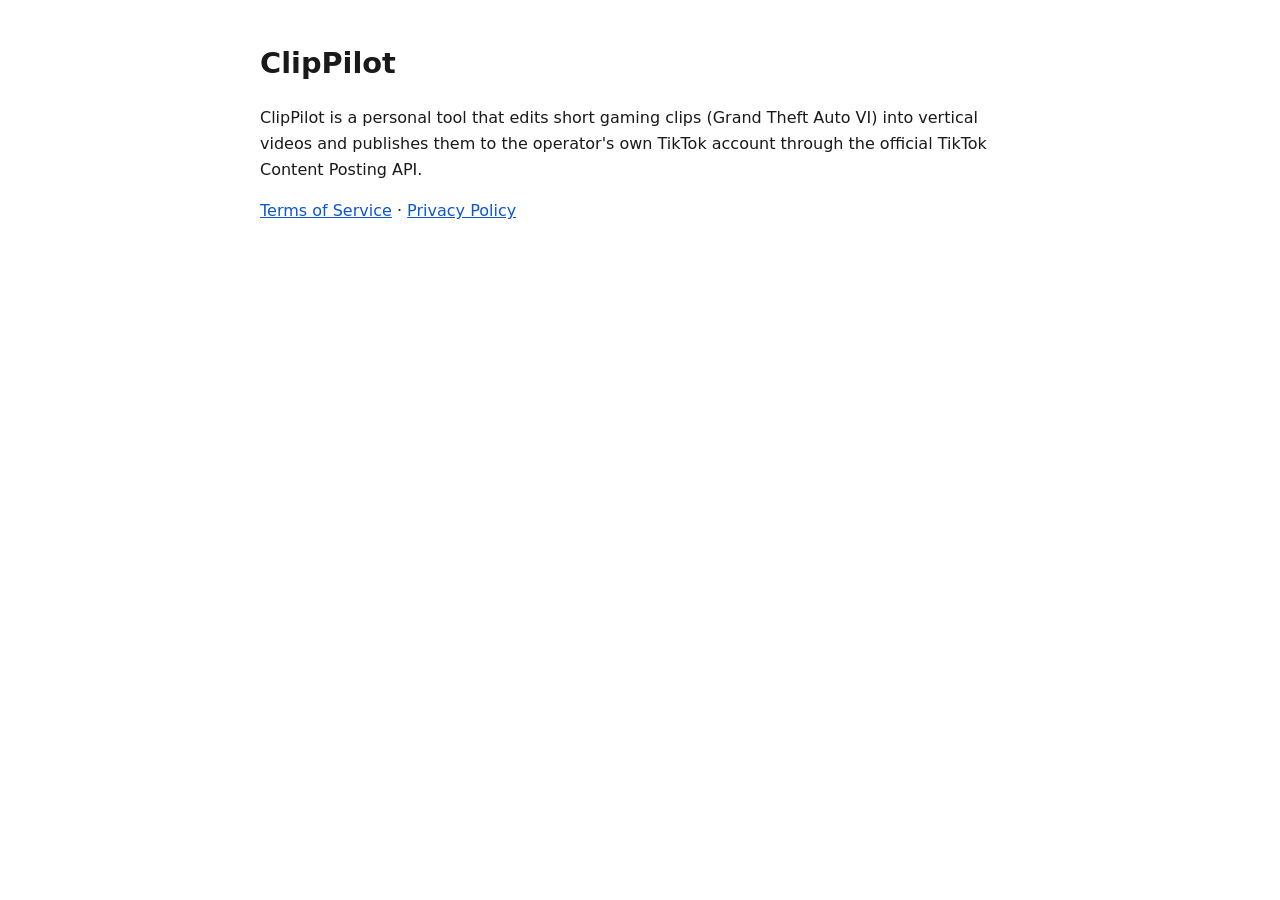
<file: index.html>
<!doctype html><html lang="en"><head><meta charset="utf-8"><meta name="viewport" content="width=device-width,initial-scale=1">
<title>ClipPilot</title><link rel="stylesheet" href="_style.css"></head><body>
<h1>ClipPilot</h1>
<p>ClipPilot is a personal tool that edits short gaming clips (Grand Theft Auto VI) into vertical videos and publishes them to the operator's own TikTok account through the official TikTok Content Posting API.</p>
<p><a href="terms.html">Terms of Service</a> · <a href="privacy.html">Privacy Policy</a></p>
</body></html>
</file>
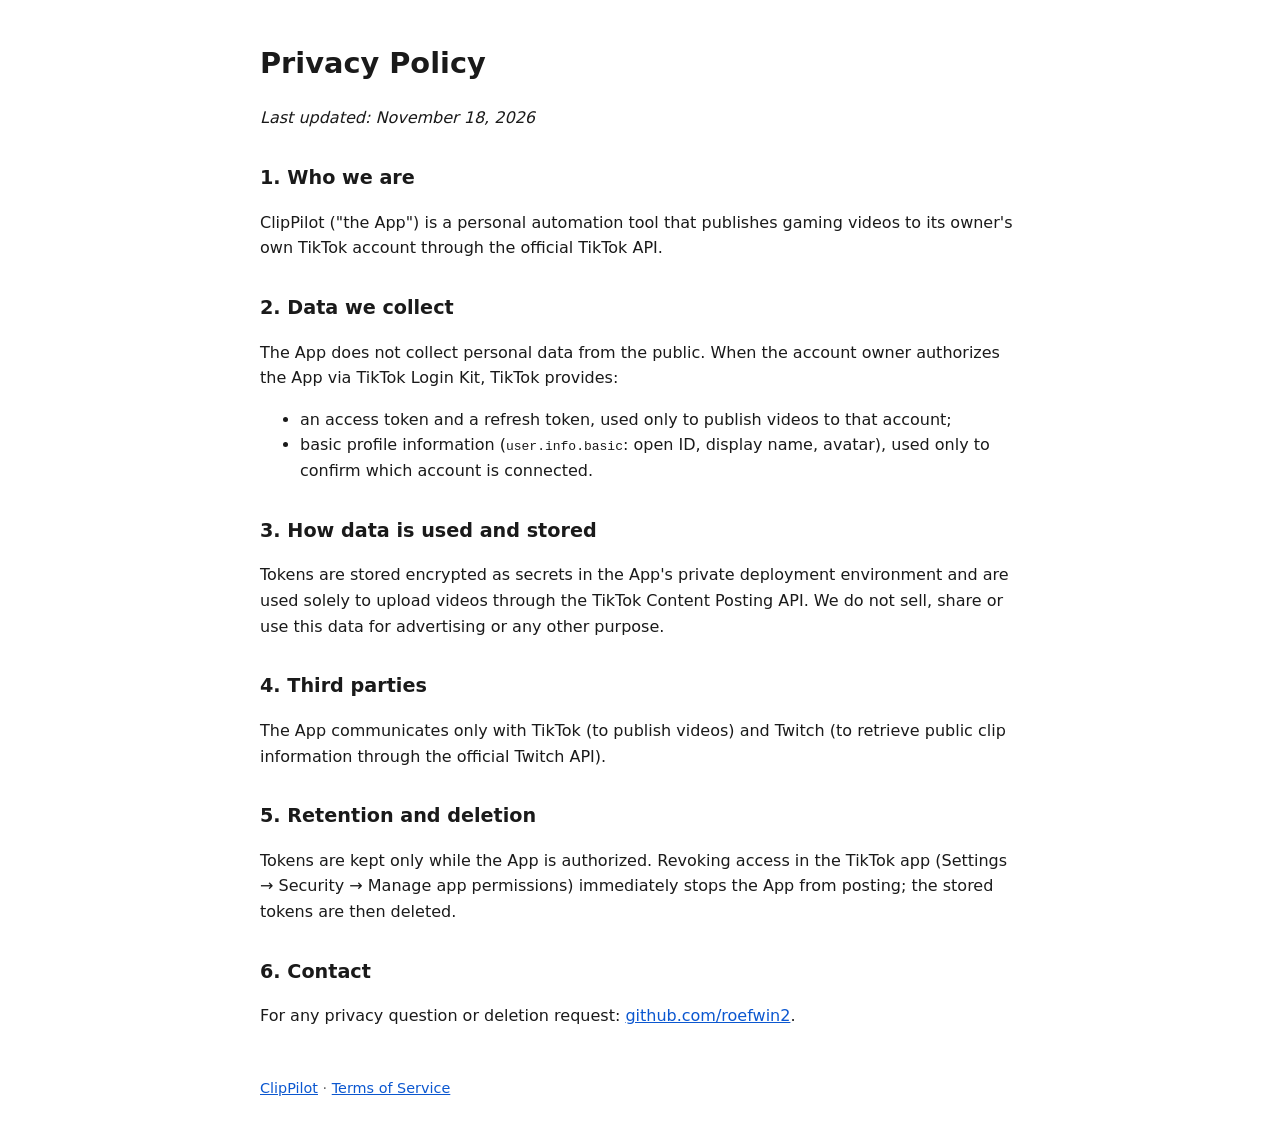
<file: privacy.html>
<!doctype html><html lang="en"><head><meta charset="utf-8"><meta name="viewport" content="width=device-width,initial-scale=1">
<title>Privacy Policy</title><link rel="stylesheet" href="_style.css"></head><body>
<h1>Privacy Policy</h1>
<p><em>Last updated: November 18, 2026</em></p>

<h2>1. Who we are</h2>
<p>ClipPilot ("the App") is a personal automation tool that publishes gaming videos to its owner's own TikTok account through the official TikTok API.</p>

<h2>2. Data we collect</h2>
<p>The App does not collect personal data from the public. When the account owner authorizes the App via TikTok Login Kit, TikTok provides:</p>
<ul>
<li>an access token and a refresh token, used only to publish videos to that account;</li>
<li>basic profile information (<code>user.info.basic</code>: open ID, display name, avatar), used only to confirm which account is connected.</li>
</ul>

<h2>3. How data is used and stored</h2>
<p>Tokens are stored encrypted as secrets in the App's private deployment environment and are used solely to upload videos through the TikTok Content Posting API. We do not sell, share or use this data for advertising or any other purpose.</p>

<h2>4. Third parties</h2>
<p>The App communicates only with TikTok (to publish videos) and Twitch (to retrieve public clip information through the official Twitch API).</p>

<h2>5. Retention and deletion</h2>
<p>Tokens are kept only while the App is authorized. Revoking access in the TikTok app (Settings → Security → Manage app permissions) immediately stops the App from posting; the stored tokens are then deleted.</p>

<h2>6. Contact</h2>
<p>For any privacy question or deletion request: <a href="https://github.com/roefwin2">github.com/roefwin2</a>.</p>
<footer><a href="index.html">ClipPilot</a> · <a href="terms.html">Terms of Service</a></footer>
</body></html>
</file>
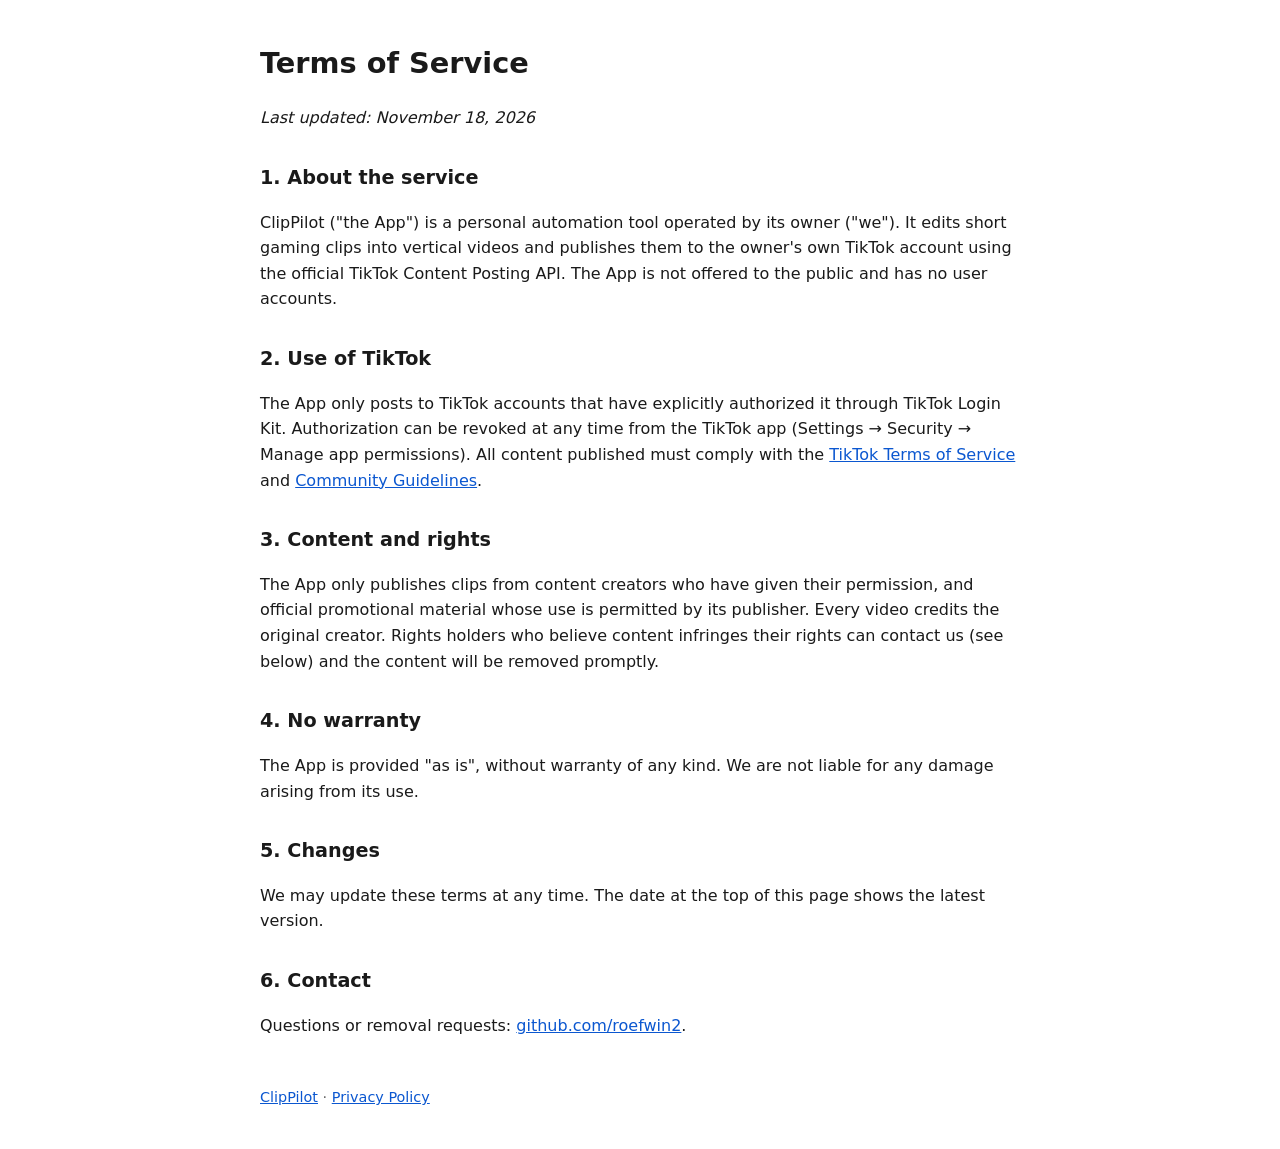
<file: terms.html>
<!doctype html><html lang="en"><head><meta charset="utf-8"><meta name="viewport" content="width=device-width,initial-scale=1">
<title>Terms of Service</title><link rel="stylesheet" href="_style.css"></head><body>
<h1>Terms of Service</h1>
<p><em>Last updated: November 18, 2026</em></p>

<h2>1. About the service</h2>
<p>ClipPilot ("the App") is a personal automation tool operated by its owner ("we"). It edits short gaming clips into vertical videos and publishes them to the owner's own TikTok account using the official TikTok Content Posting API. The App is not offered to the public and has no user accounts.</p>

<h2>2. Use of TikTok</h2>
<p>The App only posts to TikTok accounts that have explicitly authorized it through TikTok Login Kit. Authorization can be revoked at any time from the TikTok app (Settings → Security → Manage app permissions). All content published must comply with the <a href="https://www.tiktok.com/legal/terms-of-service">TikTok Terms of Service</a> and <a href="https://www.tiktok.com/community-guidelines">Community Guidelines</a>.</p>

<h2>3. Content and rights</h2>
<p>The App only publishes clips from content creators who have given their permission, and official promotional material whose use is permitted by its publisher. Every video credits the original creator. Rights holders who believe content infringes their rights can contact us (see below) and the content will be removed promptly.</p>

<h2>4. No warranty</h2>
<p>The App is provided "as is", without warranty of any kind. We are not liable for any damage arising from its use.</p>

<h2>5. Changes</h2>
<p>We may update these terms at any time. The date at the top of this page shows the latest version.</p>

<h2>6. Contact</h2>
<p>Questions or removal requests: <a href="https://github.com/roefwin2">github.com/roefwin2</a>.</p>
<footer><a href="index.html">ClipPilot</a> · <a href="privacy.html">Privacy Policy</a></footer>
</body></html>
</file>
<file: _style.css>
body{font-family:system-ui,-apple-system,sans-serif;max-width:760px;margin:40px auto;padding:0 16px;line-height:1.6;color:#1a1a1a;background:#fff}
h1{font-size:1.8rem}h2{font-size:1.2rem;margin-top:2rem}a{color:#0b57d0}footer{margin-top:3rem;font-size:.9rem;color:#666}
</file>
